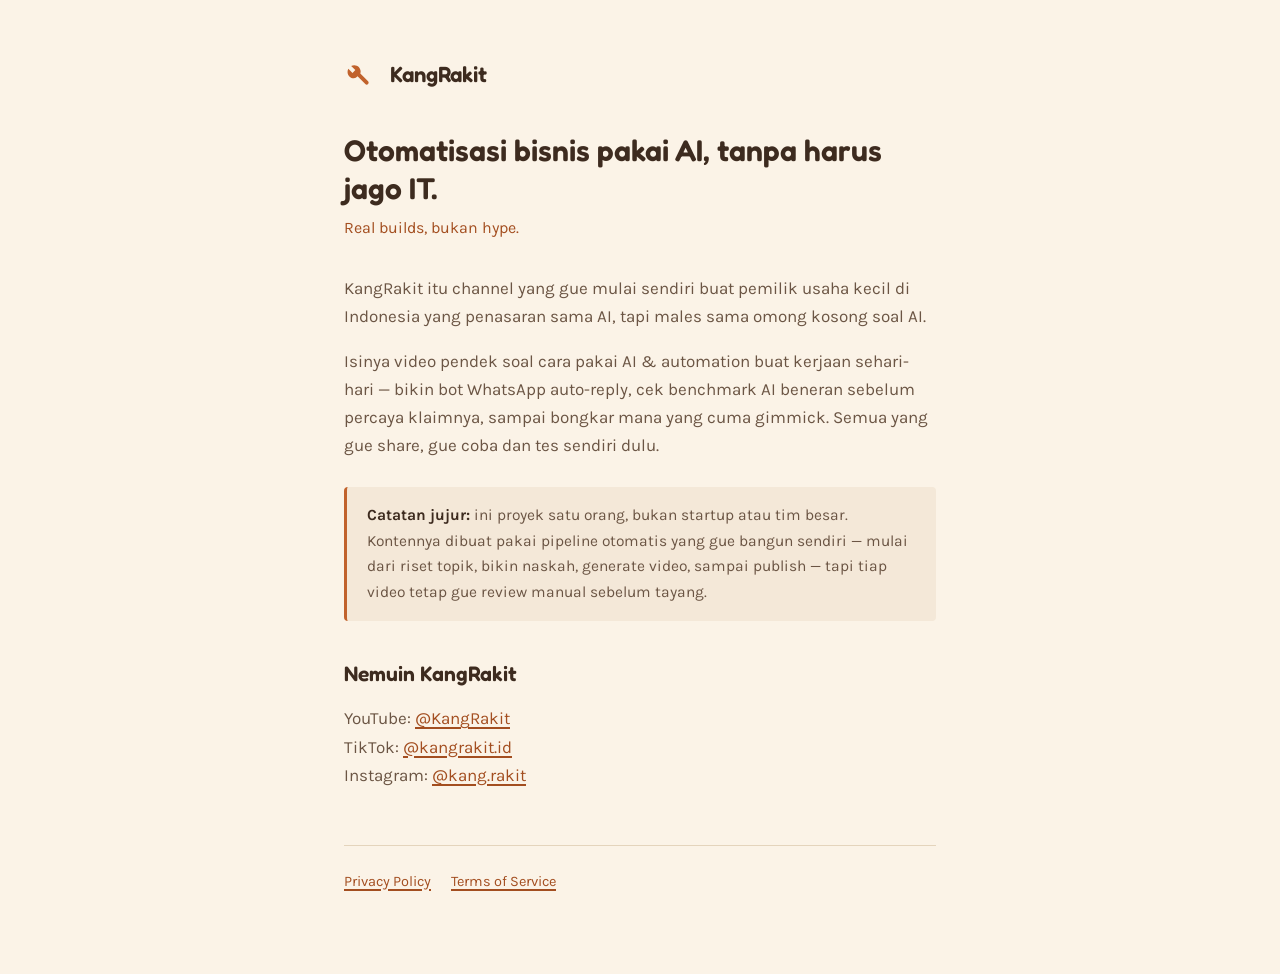
<file: index.html>
<!DOCTYPE html>
<html lang="id">
<head>
<meta charset="UTF-8">
<meta name="viewport" content="width=device-width, initial-scale=1">
<title>KangRakit</title>
<meta name="description" content="Otomatisasi bisnis pakai AI, tanpa harus jago IT. Real builds, bukan hype.">
<link rel="preconnect" href="https://fonts.googleapis.com">
<link href="https://fonts.googleapis.com/css2?family=Fredoka:wght@500;600&family=Karla:wght@400;500;700&display=swap" rel="stylesheet">
<link rel="stylesheet" href="style.css">
</head>
<body>
<div class="wrap">

  <header class="site">
    <svg class="wrench-mark" viewBox="0 0 48 48" fill="none" xmlns="http://www.w3.org/2000/svg" aria-hidden="true">
      <path d="M14 30C9 30 5 26 5 21C5 19.4 5.4 17.9 6.1 16.6L12 22.5L16 18.5L10.1 12.6C11.4 11.9 12.9 11.5 14.5 11.5C19.5 11.5 23.5 15.5 23.5 20.5C23.5 21.5 23.3 22.5 23 23.3L34 34.3C35.1 35.4 35.1 37.1 34 38.2C32.9 39.3 31.2 39.3 30.1 38.2L19.1 27.2C17.6 29 15.9 30 14 30Z"
        fill="var(--terracotta)"/>
    </svg>
    <span class="site-name">KangRakit</span>
  </header>

  <h1>Otomatisasi bisnis pakai AI, tanpa harus jago IT.</h1>
  <p class="tagline">Real builds, bukan hype.</p>

  <p>KangRakit itu channel yang gue mulai sendiri buat pemilik usaha kecil di Indonesia yang penasaran sama AI, tapi males sama omong kosong soal AI.</p>

  <p>Isinya video pendek soal cara pakai AI &amp; automation buat kerjaan sehari-hari — bikin bot WhatsApp auto-reply, cek benchmark AI beneran sebelum percaya klaimnya, sampai bongkar mana yang cuma gimmick. Semua yang gue share, gue coba dan tes sendiri dulu.</p>

  <div class="note">
    <strong>Catatan jujur:</strong> ini proyek satu orang, bukan startup atau tim besar. Kontennya dibuat pakai pipeline otomatis yang gue bangun sendiri — mulai dari riset topik, bikin naskah, generate video, sampai publish — tapi tiap video tetap gue review manual sebelum tayang.
  </div>

  <h2>Nemuin KangRakit</h2>
  <p>
    YouTube: <a href="https://www.youtube.com/@KangRakit">@KangRakit</a><br>
    TikTok: <a href="https://www.tiktok.com/@kangrakit.id">@kangrakit.id</a><br>
    Instagram: <a href="https://www.instagram.com/kang.rakit">@kang.rakit</a>
  </p>

  <nav class="footer-links">
    <a href="privacy.html">Privacy Policy</a>
    <a href="terms.html">Terms of Service</a>
  </nav>

</div>
</body>
</html>
</file>
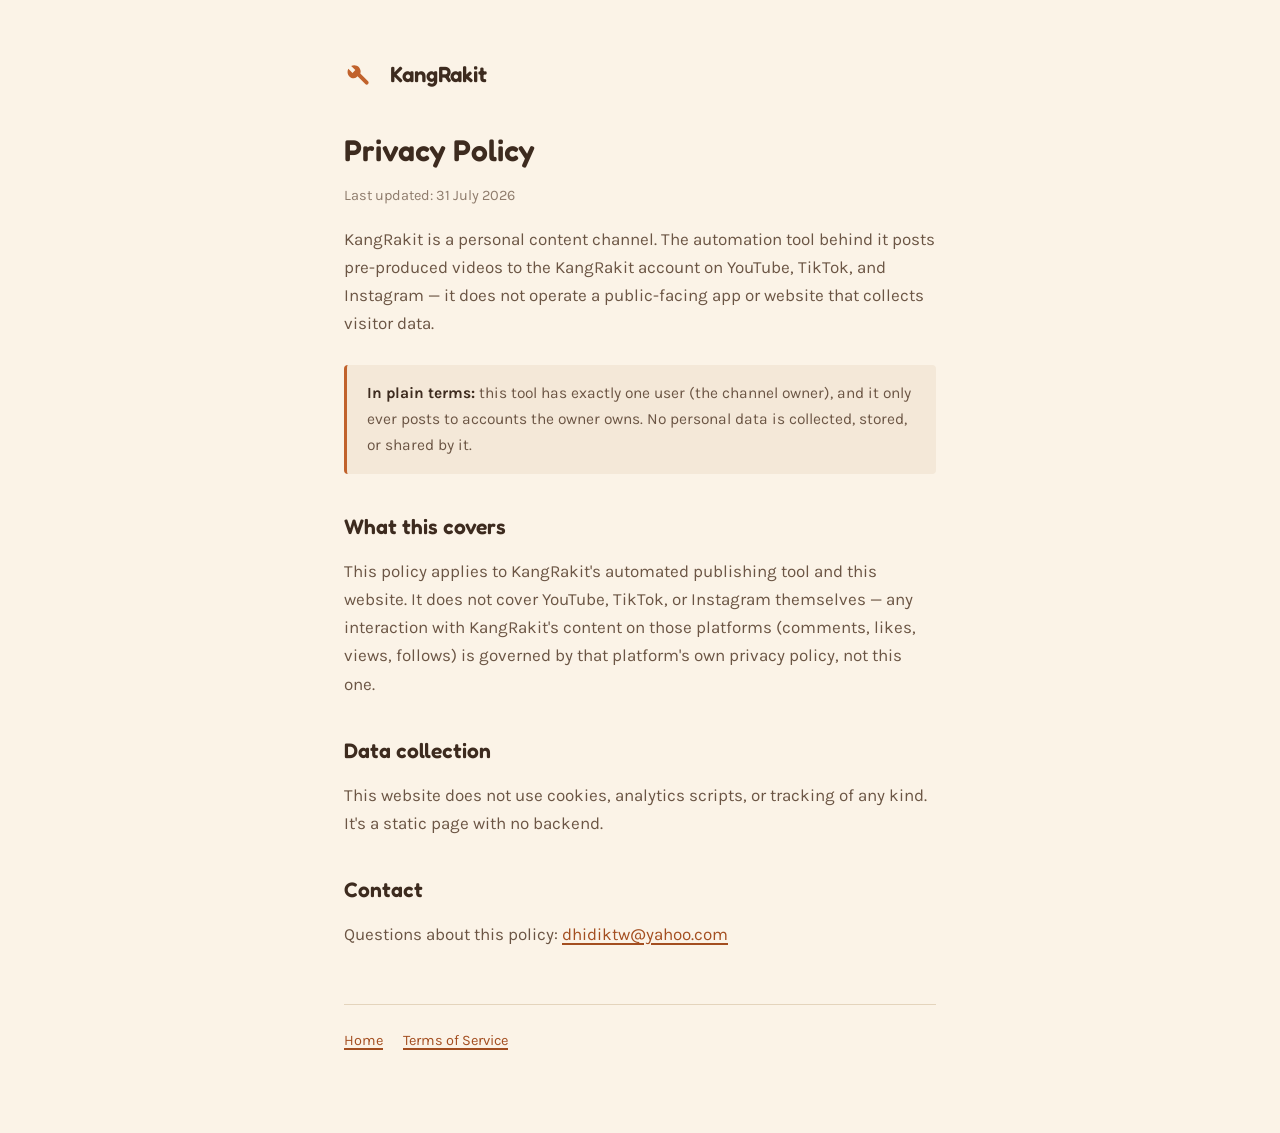
<file: privacy.html>
<!DOCTYPE html>
<html lang="en">
<head>
<meta charset="UTF-8">
<meta name="viewport" content="width=device-width, initial-scale=1">
<title>Privacy Policy — KangRakit</title>
<link rel="preconnect" href="https://fonts.googleapis.com">
<link href="https://fonts.googleapis.com/css2?family=Fredoka:wght@500;600&family=Karla:wght@400;500;700&display=swap" rel="stylesheet">
<link rel="stylesheet" href="style.css">
</head>
<body>
<div class="wrap">

  <header class="site">
    <svg class="wrench-mark" viewBox="0 0 48 48" fill="none" xmlns="http://www.w3.org/2000/svg" aria-hidden="true">
      <path d="M14 30C9 30 5 26 5 21C5 19.4 5.4 17.9 6.1 16.6L12 22.5L16 18.5L10.1 12.6C11.4 11.9 12.9 11.5 14.5 11.5C19.5 11.5 23.5 15.5 23.5 20.5C23.5 21.5 23.3 22.5 23 23.3L34 34.3C35.1 35.4 35.1 37.1 34 38.2C32.9 39.3 31.2 39.3 30.1 38.2L19.1 27.2C17.6 29 15.9 30 14 30Z"
        fill="var(--terracotta)"/>
    </svg>
    <span class="site-name"><a href="index.html" style="color:inherit;text-decoration:none;">KangRakit</a></span>
  </header>

  <h1>Privacy Policy</h1>
  <p class="meta">Last updated: 31 July 2026</p>

  <p>KangRakit is a personal content channel. The automation tool behind it posts pre-produced videos to the KangRakit account on YouTube, TikTok, and Instagram — it does not operate a public-facing app or website that collects visitor data.</p>

  <div class="note">
    <strong>In plain terms:</strong> this tool has exactly one user (the channel owner), and it only ever posts to accounts the owner owns. No personal data is collected, stored, or shared by it.
  </div>

  <h2>What this covers</h2>
  <p>This policy applies to KangRakit's automated publishing tool and this website. It does not cover YouTube, TikTok, or Instagram themselves — any interaction with KangRakit's content on those platforms (comments, likes, views, follows) is governed by that platform's own privacy policy, not this one.</p>

  <h2>Data collection</h2>
  <p>This website does not use cookies, analytics scripts, or tracking of any kind. It's a static page with no backend.</p>

  <h2>Contact</h2>
  <p>Questions about this policy: <a href="mailto:dhidiktw@yahoo.com">dhidiktw@yahoo.com</a></p>

  <nav class="footer-links">
    <a href="index.html">Home</a>
    <a href="terms.html">Terms of Service</a>
  </nav>

</div>
</body>
</html>
</file>
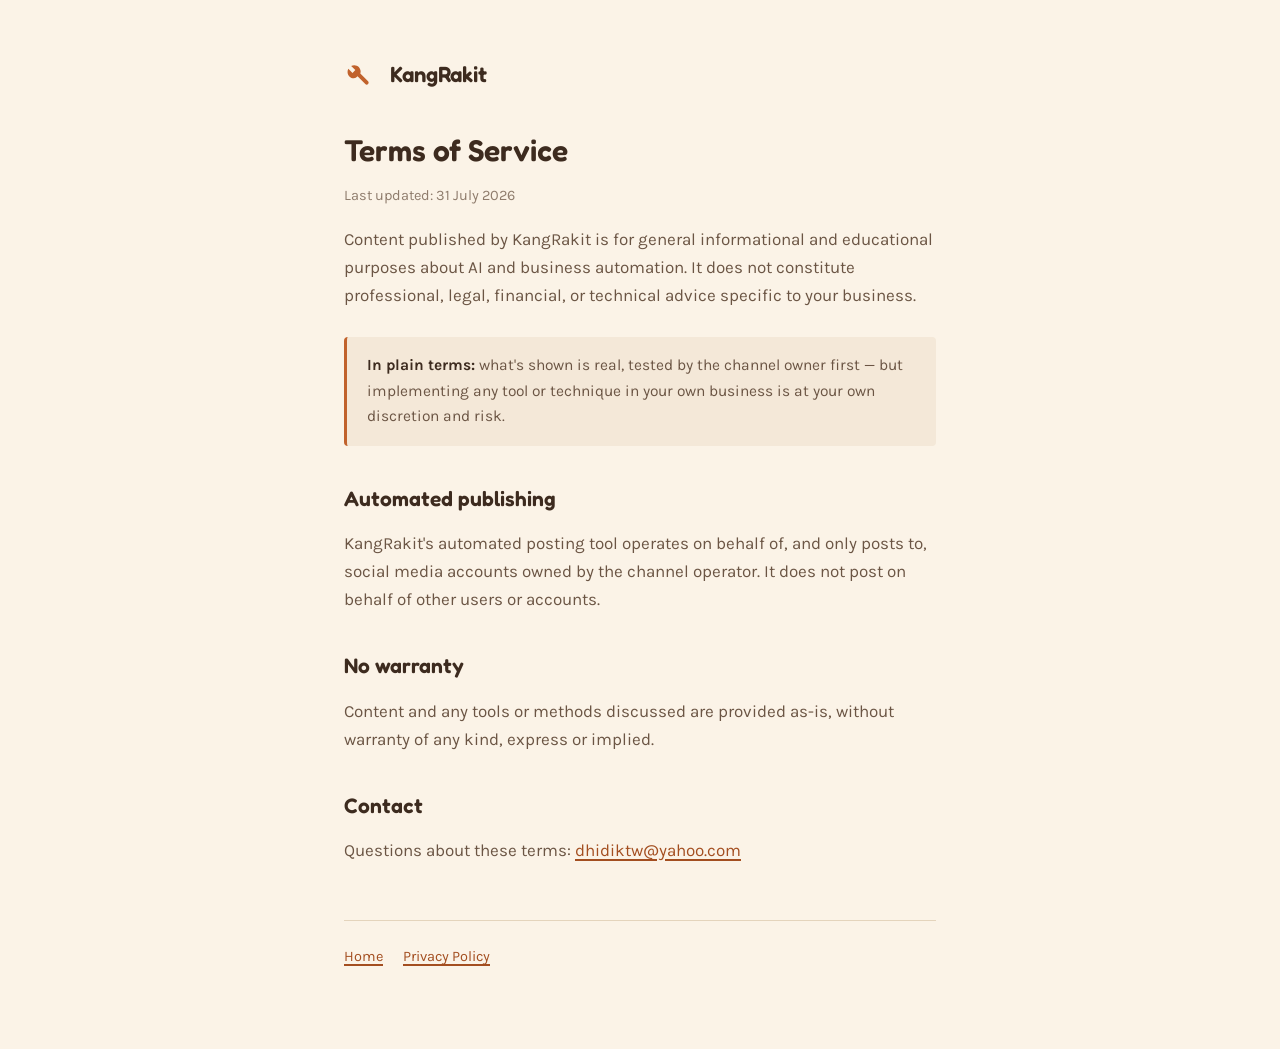
<file: terms.html>
<!DOCTYPE html>
<html lang="en">
<head>
<meta charset="UTF-8">
<meta name="viewport" content="width=device-width, initial-scale=1">
<title>Terms of Service — KangRakit</title>
<link rel="preconnect" href="https://fonts.googleapis.com">
<link href="https://fonts.googleapis.com/css2?family=Fredoka:wght@500;600&family=Karla:wght@400;500;700&display=swap" rel="stylesheet">
<link rel="stylesheet" href="style.css">
</head>
<body>
<div class="wrap">

  <header class="site">
    <svg class="wrench-mark" viewBox="0 0 48 48" fill="none" xmlns="http://www.w3.org/2000/svg" aria-hidden="true">
      <path d="M14 30C9 30 5 26 5 21C5 19.4 5.4 17.9 6.1 16.6L12 22.5L16 18.5L10.1 12.6C11.4 11.9 12.9 11.5 14.5 11.5C19.5 11.5 23.5 15.5 23.5 20.5C23.5 21.5 23.3 22.5 23 23.3L34 34.3C35.1 35.4 35.1 37.1 34 38.2C32.9 39.3 31.2 39.3 30.1 38.2L19.1 27.2C17.6 29 15.9 30 14 30Z"
        fill="var(--terracotta)"/>
    </svg>
    <span class="site-name"><a href="index.html" style="color:inherit;text-decoration:none;">KangRakit</a></span>
  </header>

  <h1>Terms of Service</h1>
  <p class="meta">Last updated: 31 July 2026</p>

  <p>Content published by KangRakit is for general informational and educational purposes about AI and business automation. It does not constitute professional, legal, financial, or technical advice specific to your business.</p>

  <div class="note">
    <strong>In plain terms:</strong> what's shown is real, tested by the channel owner first — but implementing any tool or technique in your own business is at your own discretion and risk.
  </div>

  <h2>Automated publishing</h2>
  <p>KangRakit's automated posting tool operates on behalf of, and only posts to, social media accounts owned by the channel operator. It does not post on behalf of other users or accounts.</p>

  <h2>No warranty</h2>
  <p>Content and any tools or methods discussed are provided as-is, without warranty of any kind, express or implied.</p>

  <h2>Contact</h2>
  <p>Questions about these terms: <a href="mailto:dhidiktw@yahoo.com">dhidiktw@yahoo.com</a></p>

  <nav class="footer-links">
    <a href="index.html">Home</a>
    <a href="privacy.html">Privacy Policy</a>
  </nav>

</div>
</body>
</html>
</file>
<file: style.css>
:root {
  --cream: #FBF3E7;
  --cream-card: #F4E8D8;
  --terracotta: #C1622C;
  --terracotta-dark: #A34E20;
  --brown-dark: #3D2B1F;
  --brown-mid: #6B5544;
  --border: #E4D4BC;
}

* { box-sizing: border-box; }

body {
  margin: 0;
  background: var(--cream);
  color: var(--brown-mid);
  font-family: 'Karla', -apple-system, sans-serif;
  font-size: 17px;
  line-height: 1.65;
  -webkit-font-smoothing: antialiased;
}

h1, h2, h3 {
  font-family: 'Fredoka', 'Karla', sans-serif;
  color: var(--brown-dark);
  font-weight: 600;
  line-height: 1.25;
}

a {
  color: var(--terracotta-dark);
  text-decoration-thickness: 1.5px;
  text-underline-offset: 3px;
}
a:hover { color: var(--terracotta); }
a:focus-visible, button:focus-visible {
  outline: 3px solid var(--terracotta);
  outline-offset: 2px;
}

.wrap {
  max-width: 640px;
  margin: 0 auto;
  padding: 56px 24px 80px;
}

header.site {
  display: flex;
  align-items: center;
  gap: 12px;
  margin-bottom: 40px;
}

.wrench-mark {
  width: 34px;
  height: 34px;
  flex-shrink: 0;
}

.site-name {
  font-family: 'Fredoka', sans-serif;
  font-weight: 600;
  font-size: 22px;
  color: var(--brown-dark);
}

h1 { font-size: 30px; margin: 0 0 8px; }
h2 { font-size: 21px; margin: 40px 0 12px; }

.tagline {
  color: var(--terracotta-dark);
  font-size: 16px;
  margin: 0 0 32px;
}

.note {
  background: var(--cream-card);
  border-left: 3px solid var(--terracotta);
  border-radius: 4px;
  padding: 16px 20px;
  margin: 28px 0;
  font-size: 15.5px;
}
.note strong { color: var(--brown-dark); }

nav.footer-links {
  margin-top: 56px;
  padding-top: 24px;
  border-top: 1px solid var(--border);
  font-size: 14.5px;
  display: flex;
  gap: 20px;
  flex-wrap: wrap;
}

.meta {
  color: var(--brown-mid);
  opacity: 0.75;
  font-size: 14.5px;
}

@media (max-width: 480px) {
  .wrap { padding: 40px 18px 60px; }
  h1 { font-size: 25px; }
}
</file>
